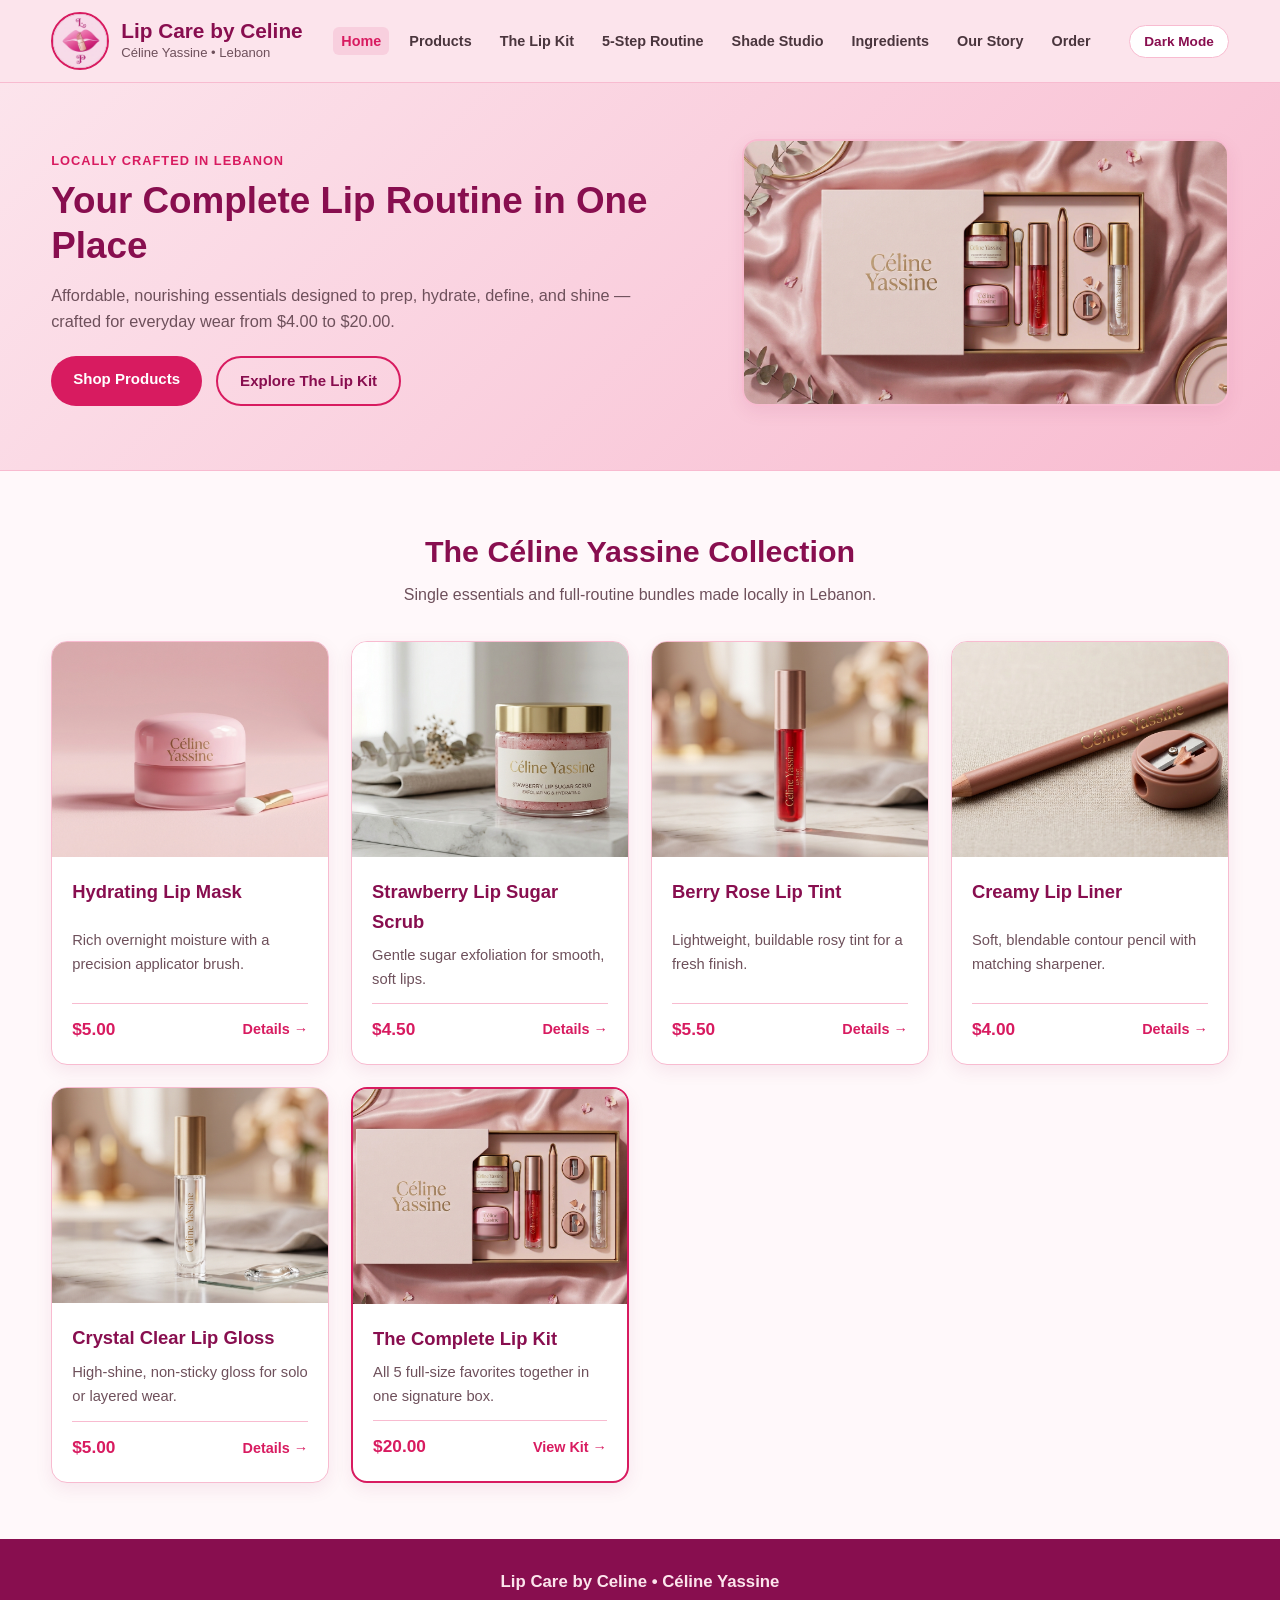
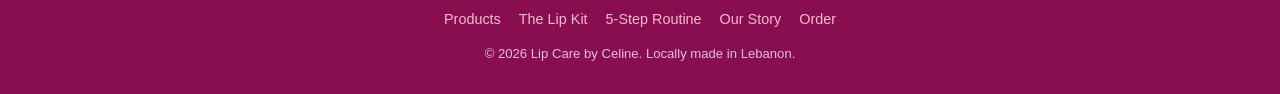
<file: index.html>
﻿<!DOCTYPE html>
<html lang="en">
<head>
    <meta charset="UTF-8">
    <meta name="viewport" content="width=device-width, initial-scale=1.0">
    <title>Lip Care by Celine | Céline Yassine • Lebanon</title>
    <link rel="stylesheet" href="style.css">
</head>
<body>
    <header class="site-header">
        <div class="container header-content">
            <a href="index.html" class="brand">
                <img src="logo.jpg" alt="Lip Care by Celine Logo" class="site-logo">
                <div>
                    <span class="brand-title">Lip Care by Celine</span>
                    <span class="sub-logo">Céline Yassine • Lebanon</span>
                </div>
            </a>
            <nav class="main-nav" aria-label="Main Navigation">
                <ul>
                    <li><a href="index.html" class="active">Home</a></li>
                    <li><a href="products.html">Products</a></li>
                    <li><a href="lip-kit.html">The Lip Kit</a></li>
                    <li><a href="routine-guide.html">5-Step Routine</a></li>
                    <li><a href="shade-finder.html">Shade Studio</a></li>
                    <li><a href="ingredients.html">Ingredients</a></li>
                    <li><a href="about.html">Our Story</a></li>
                    <li><a href="order.html">Order</a></li>
                </ul>
            </nav>
            <button type="button" id="theme-toggle" class="theme-btn">Dark Mode</button>
        </div>
    </header>

    <main>
        <section class="hero">
            <div class="container hero-grid">
                <div>
                    <span class="eyebrow">Locally Crafted in Lebanon</span>
                    <h1>Your Complete Lip Routine in One Place</h1>
                    <p>Affordable, nourishing essentials designed to prep, hydrate, define, and shine — crafted for everyday wear from $4.00 to $20.00.</p>
                    <div class="hero-actions">
                        <a href="products.html" class="btn">Shop Products</a>
                        <a href="lip-kit.html" class="btn btn-outline">Explore The Lip Kit</a>
                    </div>
                </div>
                <div class="hero-media">
                    <img src="kit.jpg" alt="Lip Care by Celine Complete Kit">
                </div>
            </div>
        </section>

        <section class="content-section">
            <div class="container">
                <div class="section-header">
                    <h2>The Céline Yassine Collection</h2>
                    <p>Single essentials and full-routine bundles made locally in Lebanon.</p>
                </div>
                <div class="product-grid">
                    <article class="product-card">
                        <img src="mask.jpg" alt="Hydrating Lip Mask">
                        <div class="product-body">
                            <h3>Hydrating Lip Mask</h3>
                            <p>Rich overnight moisture with a precision applicator brush.</p>
                            <div class="card-footer">
                                <span class="price">$5.00</span>
                                <a href="products.html" class="text-link">Details →</a>
                            </div>
                        </div>
                    </article>
                    <article class="product-card">
                        <img src="scrub.jpg" alt="Strawberry Lip Sugar Scrub">
                        <div class="product-body">
                            <h3>Strawberry Lip Sugar Scrub</h3>
                            <p>Gentle sugar exfoliation for smooth, soft lips.</p>
                            <div class="card-footer">
                                <span class="price">$4.50</span>
                                <a href="products.html" class="text-link">Details →</a>
                            </div>
                        </div>
                    </article>
                    <article class="product-card">
                        <img src="tint.jpg" alt="Berry Rose Lip Tint">
                        <div class="product-body">
                            <h3>Berry Rose Lip Tint</h3>
                            <p>Lightweight, buildable rosy tint for a fresh finish.</p>
                            <div class="card-footer">
                                <span class="price">$5.50</span>
                                <a href="products.html" class="text-link">Details →</a>
                            </div>
                        </div>
                    </article>
                    <article class="product-card">
                        <img src="liner.jpg" alt="Creamy Lip Liner">
                        <div class="product-body">
                            <h3>Creamy Lip Liner</h3>
                            <p>Soft, blendable contour pencil with matching sharpener.</p>
                            <div class="card-footer">
                                <span class="price">$4.00</span>
                                <a href="products.html" class="text-link">Details →</a>
                            </div>
                        </div>
                    </article>
                    <article class="product-card">
                        <img src="gloss.jpg" alt="Crystal Clear Lip Gloss">
                        <div class="product-body">
                            <h3>Crystal Clear Lip Gloss</h3>
                            <p>High-shine, non-sticky gloss for solo or layered wear.</p>
                            <div class="card-footer">
                                <span class="price">$5.00</span>
                                <a href="products.html" class="text-link">Details →</a>
                            </div>
                        </div>
                    </article>
                    <article class="product-card featured">
                        <img src="kit.jpg" alt="The Complete Lip Kit">
                        <div class="product-body">
                            <h3>The Complete Lip Kit</h3>
                            <p>All 5 full-size favorites together in one signature box.</p>
                            <div class="card-footer">
                                <span class="price">$20.00</span>
                                <a href="lip-kit.html" class="text-link">View Kit →</a>
                            </div>
                        </div>
                    </article>
                </div>
            </div>
        </section>
    </main>

    <footer class="site-footer">
        <div class="container">
            <p class="footer-brand">Lip Care by Celine • Céline Yassine</p>
            <div class="footer-links">
                <a href="products.html">Products</a>
                <a href="lip-kit.html">The Lip Kit</a>
                <a href="routine-guide.html">5-Step Routine</a>
                <a href="about.html">Our Story</a>
                <a href="order.html">Order</a>
            </div>
            <p class="copyright">© 2026 Lip Care by Celine. Locally made in Lebanon.</p>
        </div>
    </footer>

    <script>
        const btn = document.getElementById('theme-toggle');
        if (localStorage.getItem('celine-theme') === 'dark') {
        document.body.classList.add('dark-mode');
        btn.textContent = 'Light Mode';
        }
        btn.addEventListener('click', () => {
        const dark = document.body.classList.toggle('dark-mode');
        localStorage.setItem('celine-theme', dark ? 'dark' : 'light');
        btn.textContent = dark ? 'Light Mode' : 'Dark Mode';
        });
    </script>
</body>
</html>
</file>
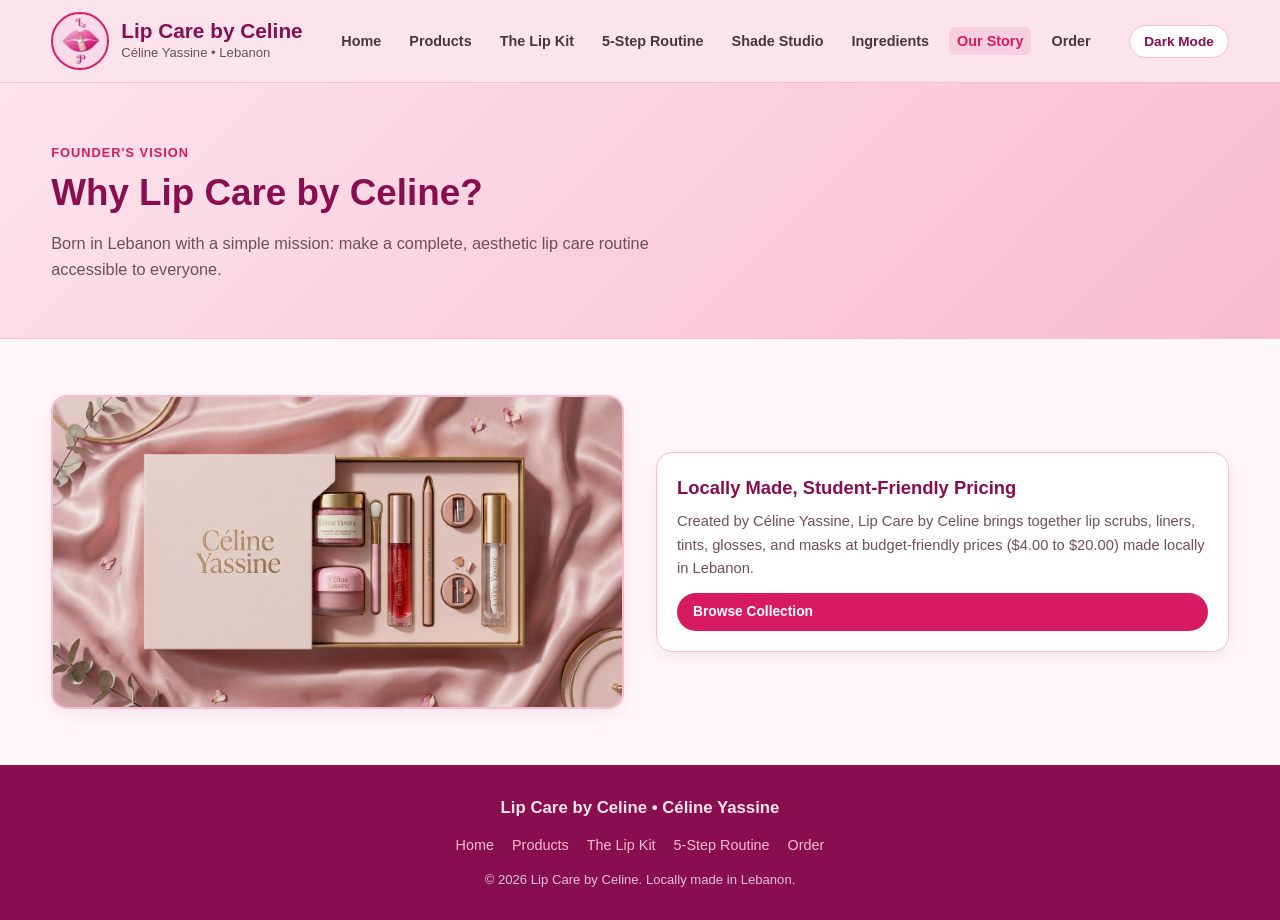
<file: about.html>
﻿<!DOCTYPE html>
<html lang="en">
<head>
    <meta charset="UTF-8">
    <meta name="viewport" content="width=device-width, initial-scale=1.0">
    <title>Our Story | Lip Care by Celine</title>
    <link rel="stylesheet" href="style.css">
</head>
<body>
    <header class="site-header">
        <div class="container header-content">
            <a href="index.html" class="brand">
                <img src="logo.jpg" alt="Lip Care by Celine Logo" class="site-logo">
                <div>
                    <span class="brand-title">Lip Care by Celine</span>
                    <span class="sub-logo">Céline Yassine • Lebanon</span>
                </div>
            </a>
            <nav class="main-nav" aria-label="Main Navigation">
                <ul>
                    <li><a href="index.html">Home</a></li>
                    <li><a href="products.html">Products</a></li>
                    <li><a href="lip-kit.html">The Lip Kit</a></li>
                    <li><a href="routine-guide.html">5-Step Routine</a></li>
                    <li><a href="shade-finder.html">Shade Studio</a></li>
                    <li><a href="ingredients.html">Ingredients</a></li>
                    <li><a href="about.html" class="active">Our Story</a></li>
                    <li><a href="order.html">Order</a></li>
                </ul>
            </nav>
            <button type="button" id="theme-toggle" class="theme-btn">Dark Mode</button>
        </div>
    </header>

    <main>
        <section class="page-banner">
            <div class="container">
                <span class="eyebrow">Founder's Vision</span>
                <h1>Why Lip Care by Celine?</h1>
                <p>Born in Lebanon with a simple mission: make a complete, aesthetic lip care routine accessible to everyone.</p>
            </div>
        </section>

        <section class="content-section">
            <div class="container split-grid">
                <img src="kit.jpg" alt="Lip Care by Celine Collection">
                <div class="info-card">
                    <h3>Locally Made, Student-Friendly Pricing</h3>
                    <p>Created by Céline Yassine, Lip Care by Celine brings together lip scrubs, liners, tints, glosses, and masks at budget-friendly prices ($4.00 to $20.00) made locally in Lebanon.</p>
                    <a href="products.html" class="btn-small">Browse Collection</a>
                </div>
            </div>
        </section>
    </main>

    <footer class="site-footer">
        <div class="container">
            <p class="footer-brand">Lip Care by Celine • Céline Yassine</p>
            <div class="footer-links">
                <a href="index.html">Home</a>
                <a href="products.html">Products</a>
                <a href="lip-kit.html">The Lip Kit</a>
                <a href="routine-guide.html">5-Step Routine</a>
                <a href="order.html">Order</a>
            </div>
            <p class="copyright">© 2026 Lip Care by Celine. Locally made in Lebanon.</p>
        </div>
    </footer>

    <script>
        const btn = document.getElementById('theme-toggle');
        if (localStorage.getItem('celine-theme') === 'dark') {
        document.body.classList.add('dark-mode');
        btn.textContent = 'Light Mode';
        }
        btn.addEventListener('click', () => {
        const dark = document.body.classList.toggle('dark-mode');
        localStorage.setItem('celine-theme', dark ? 'dark' : 'light');
        btn.textContent = dark ? 'Light Mode' : 'Dark Mode';
        });
    </script>
</body>
</html>
</file>
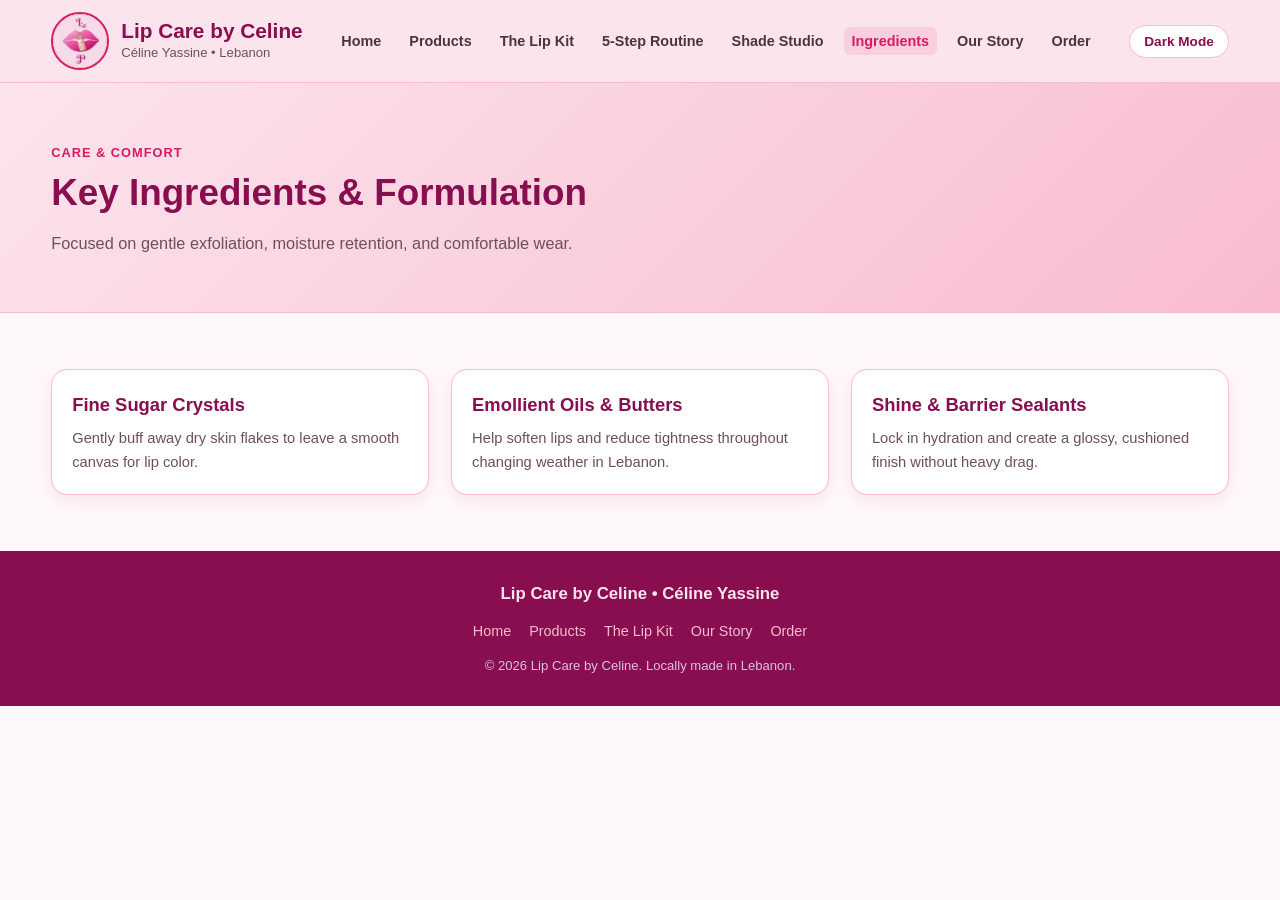
<file: ingredients.html>
﻿<!DOCTYPE html>
<html lang="en">
<head>
    <meta charset="UTF-8">
    <meta name="viewport" content="width=device-width, initial-scale=1.0">
    <title>Ingredients | Lip Care by Celine</title>
    <link rel="stylesheet" href="style.css">
</head>
<body>
    <header class="site-header">
        <div class="container header-content">
            <a href="index.html" class="brand">
                <img src="logo.jpg" alt="Lip Care by Celine Logo" class="site-logo">
                <div>
                    <span class="brand-title">Lip Care by Celine</span>
                    <span class="sub-logo">Céline Yassine • Lebanon</span>
                </div>
            </a>
            <nav class="main-nav" aria-label="Main Navigation">
                <ul>
                    <li><a href="index.html">Home</a></li>
                    <li><a href="products.html">Products</a></li>
                    <li><a href="lip-kit.html">The Lip Kit</a></li>
                    <li><a href="routine-guide.html">5-Step Routine</a></li>
                    <li><a href="shade-finder.html">Shade Studio</a></li>
                    <li><a href="ingredients.html" class="active">Ingredients</a></li>
                    <li><a href="about.html">Our Story</a></li>
                    <li><a href="order.html">Order</a></li>
                </ul>
            </nav>
            <button type="button" id="theme-toggle" class="theme-btn">Dark Mode</button>
        </div>
    </header>

    <main>
        <section class="page-banner">
            <div class="container">
                <span class="eyebrow">Care & Comfort</span>
                <h1>Key Ingredients & Formulation</h1>
                <p>Focused on gentle exfoliation, moisture retention, and comfortable wear.</p>
            </div>
        </section>

        <section class="content-section">
            <div class="container cards-grid">
                <article class="info-card">
                    <h3>Fine Sugar Crystals</h3>
                    <p>Gently buff away dry skin flakes to leave a smooth canvas for lip color.</p>
                </article>
                <article class="info-card">
                    <h3>Emollient Oils & Butters</h3>
                    <p>Help soften lips and reduce tightness throughout changing weather in Lebanon.</p>
                </article>
                <article class="info-card">
                    <h3>Shine & Barrier Sealants</h3>
                    <p>Lock in hydration and create a glossy, cushioned finish without heavy drag.</p>
                </article>
            </div>
        </section>
    </main>

    <footer class="site-footer">
        <div class="container">
            <p class="footer-brand">Lip Care by Celine • Céline Yassine</p>
            <div class="footer-links">
                <a href="index.html">Home</a>
                <a href="products.html">Products</a>
                <a href="lip-kit.html">The Lip Kit</a>
                <a href="about.html">Our Story</a>
                <a href="order.html">Order</a>
            </div>
            <p class="copyright">© 2026 Lip Care by Celine. Locally made in Lebanon.</p>
        </div>
    </footer>

    <script>
        const btn = document.getElementById('theme-toggle');
        if (localStorage.getItem('celine-theme') === 'dark') {
        document.body.classList.add('dark-mode');
        btn.textContent = 'Light Mode';
        }
        btn.addEventListener('click', () => {
        const dark = document.body.classList.toggle('dark-mode');
        localStorage.setItem('celine-theme', dark ? 'dark' : 'light');
        btn.textContent = dark ? 'Light Mode' : 'Dark Mode';
        });
    </script>
</body>
</html>
</file>
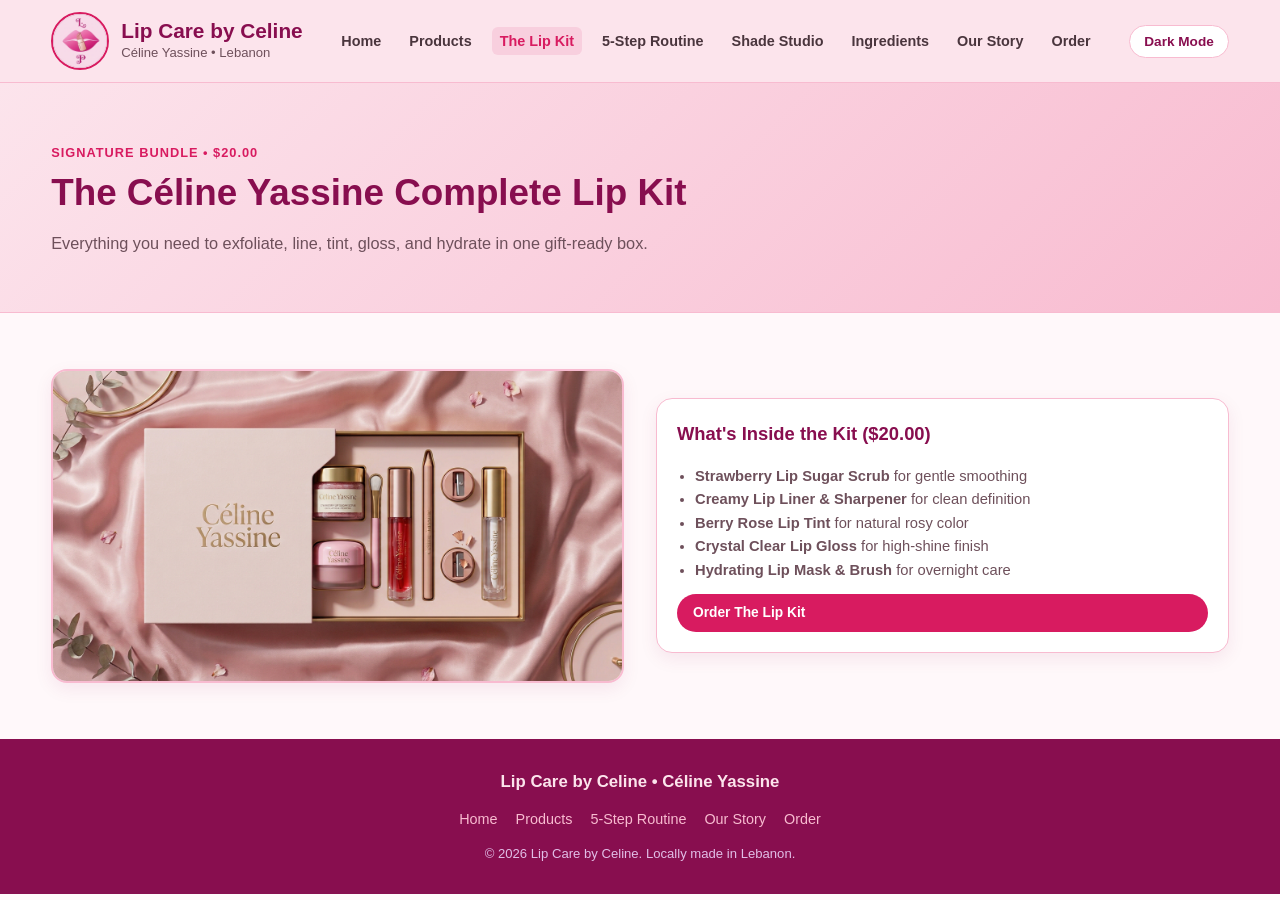
<file: lip-kit.html>
﻿<!DOCTYPE html>
<html lang="en">
<head>
    <meta charset="UTF-8">
    <meta name="viewport" content="width=device-width, initial-scale=1.0">
    <title>The Lip Kit | Lip Care by Celine</title>
    <link rel="stylesheet" href="style.css">
</head>
<body>
    <header class="site-header">
        <div class="container header-content">
            <a href="index.html" class="brand">
                <img src="logo.jpg" alt="Lip Care by Celine Logo" class="site-logo">
                <div>
                    <span class="brand-title">Lip Care by Celine</span>
                    <span class="sub-logo">Céline Yassine • Lebanon</span>
                </div>
            </a>
            <nav class="main-nav" aria-label="Main Navigation">
                <ul>
                    <li><a href="index.html">Home</a></li>
                    <li><a href="products.html">Products</a></li>
                    <li><a href="lip-kit.html" class="active">The Lip Kit</a></li>
                    <li><a href="routine-guide.html">5-Step Routine</a></li>
                    <li><a href="shade-finder.html">Shade Studio</a></li>
                    <li><a href="ingredients.html">Ingredients</a></li>
                    <li><a href="about.html">Our Story</a></li>
                    <li><a href="order.html">Order</a></li>
                </ul>
            </nav>
            <button type="button" id="theme-toggle" class="theme-btn">Dark Mode</button>
        </div>
    </header>

    <main>
        <section class="page-banner">
            <div class="container">
                <span class="eyebrow">Signature Bundle • $20.00</span>
                <h1>The Céline Yassine Complete Lip Kit</h1>
                <p>Everything you need to exfoliate, line, tint, gloss, and hydrate in one gift-ready box.</p>
            </div>
        </section>

        <section class="content-section">
            <div class="container split-grid">
                <img src="kit.jpg" alt="Celine Yassine Complete Lip Kit Box">
                <div class="info-card">
                    <h3>What's Inside the Kit ($20.00)</h3>
                    <ul>
                        <li><strong>Strawberry Lip Sugar Scrub</strong> for gentle smoothing</li>
                        <li><strong>Creamy Lip Liner & Sharpener</strong> for clean definition</li>
                        <li><strong>Berry Rose Lip Tint</strong> for natural rosy color</li>
                        <li><strong>Crystal Clear Lip Gloss</strong> for high-shine finish</li>
                        <li><strong>Hydrating Lip Mask & Brush</strong> for overnight care</li>
                    </ul>
                    <a href="order.html" class="btn-small">Order The Lip Kit</a>
                </div>
            </div>
        </section>
    </main>

    <footer class="site-footer">
        <div class="container">
            <p class="footer-brand">Lip Care by Celine • Céline Yassine</p>
            <div class="footer-links">
                <a href="index.html">Home</a>
                <a href="products.html">Products</a>
                <a href="routine-guide.html">5-Step Routine</a>
                <a href="about.html">Our Story</a>
                <a href="order.html">Order</a>
            </div>
            <p class="copyright">© 2026 Lip Care by Celine. Locally made in Lebanon.</p>
        </div>
    </footer>

    <script>
        const btn = document.getElementById('theme-toggle');
        if (localStorage.getItem('celine-theme') === 'dark') {
        document.body.classList.add('dark-mode');
        btn.textContent = 'Light Mode';
        }
        btn.addEventListener('click', () => {
        const dark = document.body.classList.toggle('dark-mode');
        localStorage.setItem('celine-theme', dark ? 'dark' : 'light');
        btn.textContent = dark ? 'Light Mode' : 'Dark Mode';
        });
    </script>
</body>
</html>
</file>
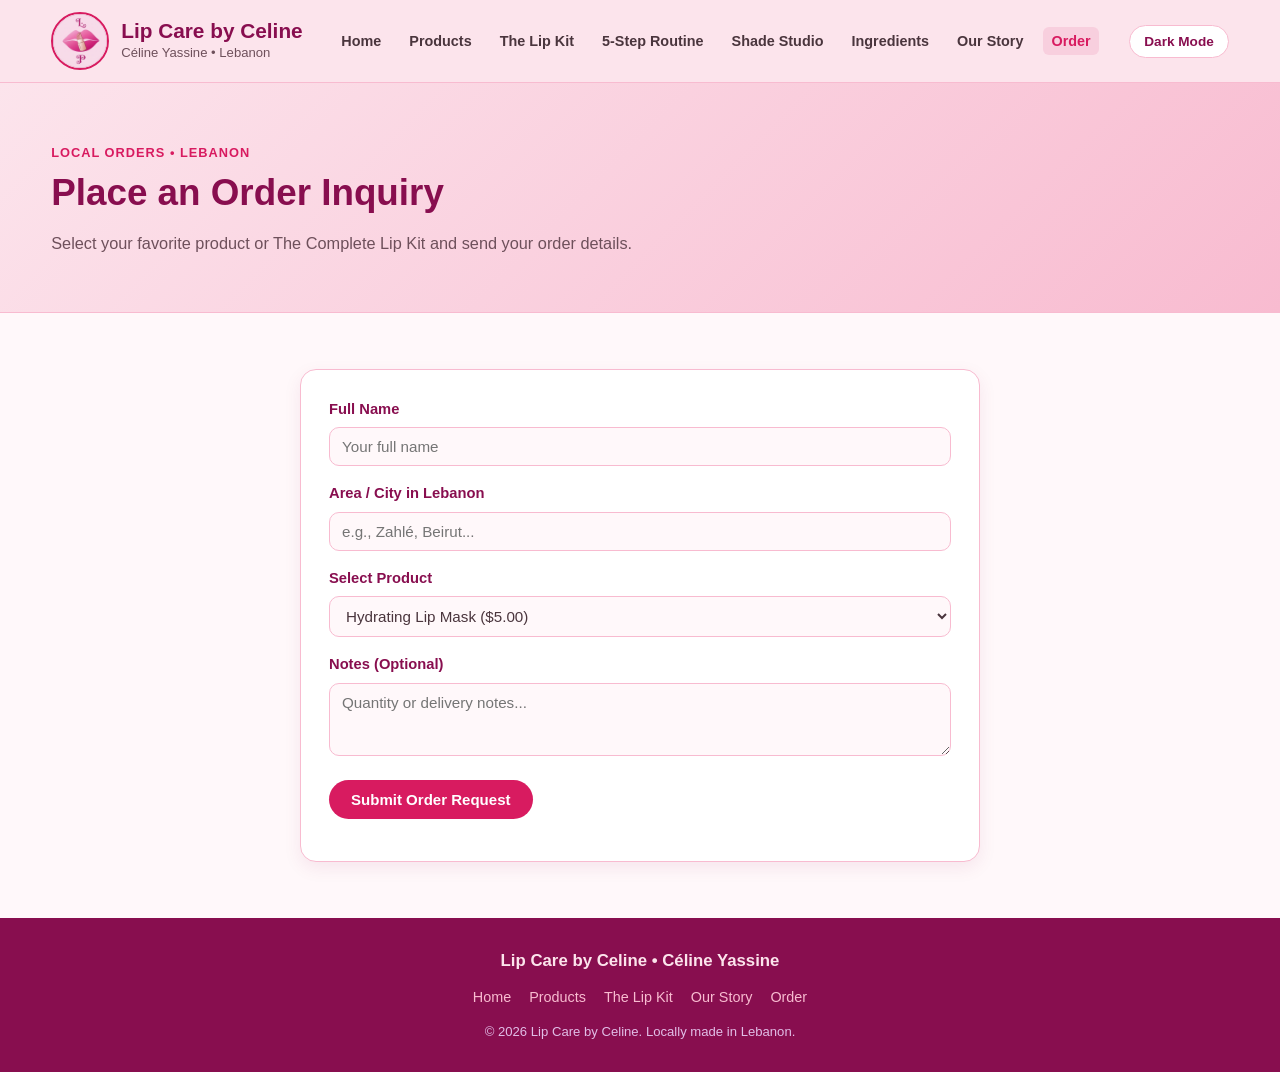
<file: order.html>
﻿<!DOCTYPE html>
<html lang="en">
<head>
    <meta charset="UTF-8">
    <meta name="viewport" content="width=device-width, initial-scale=1.0">
    <title>Order | Lip Care by Celine</title>
    <link rel="stylesheet" href="style.css">
</head>
<body>
    <header class="site-header">
        <div class="container header-content">
            <a href="index.html" class="brand">
                <img src="logo.jpg" alt="Lip Care by Celine Logo" class="site-logo">
                <div>
                    <span class="brand-title">Lip Care by Celine</span>
                    <span class="sub-logo">Céline Yassine • Lebanon</span>
                </div>
            </a>
            <nav class="main-nav" aria-label="Main Navigation">
                <ul>
                    <li><a href="index.html">Home</a></li>
                    <li><a href="products.html">Products</a></li>
                    <li><a href="lip-kit.html">The Lip Kit</a></li>
                    <li><a href="routine-guide.html">5-Step Routine</a></li>
                    <li><a href="shade-finder.html">Shade Studio</a></li>
                    <li><a href="ingredients.html">Ingredients</a></li>
                    <li><a href="about.html">Our Story</a></li>
                    <li><a href="order.html" class="active">Order</a></li>
                </ul>
            </nav>
            <button type="button" id="theme-toggle" class="theme-btn">Dark Mode</button>
        </div>
    </header>

    <main>
        <section class="page-banner">
            <div class="container">
                <span class="eyebrow">Local Orders • Lebanon</span>
                <h1>Place an Order Inquiry</h1>
                <p>Select your favorite product or The Complete Lip Kit and send your order details.</p>
            </div>
        </section>

        <section class="content-section">
            <div class="container">
                <form id="order-form" class="order-form">
                    <div class="form-group">
                        <label for="customer-name">Full Name</label>
                        <input type="text" id="customer-name" name="customer-name" required placeholder="Your full name">
                    </div>
                    <div class="form-group">
                        <label for="location">Area / City in Lebanon</label>
                        <input type="text" id="location" name="location" required placeholder="e.g., Zahlé, Beirut...">
                    </div>
                    <div class="form-group">
                        <label for="item">Select Product</label>
                        <select id="item" name="item">
                            <option value="Hydrating Lip Mask ($5.00)">Hydrating Lip Mask ($5.00)</option>
                            <option value="Strawberry Lip Sugar Scrub ($4.50)">Strawberry Lip Sugar Scrub ($4.50)</option>
                            <option value="Berry Rose Lip Tint ($5.50)">Berry Rose Lip Tint ($5.50)</option>
                            <option value="Creamy Lip Liner ($4.00)">Creamy Lip Liner ($4.00)</option>
                            <option value="Crystal Clear Lip Gloss ($5.00)">Crystal Clear Lip Gloss ($5.00)</option>
                            <option value="The Complete Lip Kit ($20.00)">The Complete Lip Kit ($20.00)</option>
                        </select>
                    </div>
                    <div class="form-group">
                        <label for="notes">Notes (Optional)</label>
                        <textarea id="notes" name="notes" rows="3" placeholder="Quantity or delivery notes..."></textarea>
                    </div>
                    <button type="submit" class="btn">Submit Order Request</button>
                    <p id="form-status" class="form-status" aria-live="polite"></p>
                </form>
            </div>
        </section>
    </main>

    <footer class="site-footer">
        <div class="container">
            <p class="footer-brand">Lip Care by Celine • Céline Yassine</p>
            <div class="footer-links">
                <a href="index.html">Home</a>
                <a href="products.html">Products</a>
                <a href="lip-kit.html">The Lip Kit</a>
                <a href="about.html">Our Story</a>
                <a href="order.html">Order</a>
            </div>
            <p class="copyright">© 2026 Lip Care by Celine. Locally made in Lebanon.</p>
        </div>
    </footer>

    <script>
        const btn = document.getElementById('theme-toggle');
        if (localStorage.getItem('celine-theme') === 'dark') {
        document.body.classList.add('dark-mode');
        btn.textContent = 'Light Mode';
        }
        btn.addEventListener('click', () => {
        const dark = document.body.classList.toggle('dark-mode');
        localStorage.setItem('celine-theme', dark ? 'dark' : 'light');
        btn.textContent = dark ? 'Light Mode' : 'Dark Mode';
        });

        const orderForm = document.getElementById('order-form');
        const statusEl = document.getElementById('form-status');
        orderForm.addEventListener('submit', (e) => {
        e.preventDefault();
        const name = document.getElementById('customer-name').value.trim();
        const item = document.getElementById('item').value;
        statusEl.textContent = `Order request prepared for ${name}: ${item}.`;
        orderForm.reset();
        });
    </script>
</body>
</html>
</file>
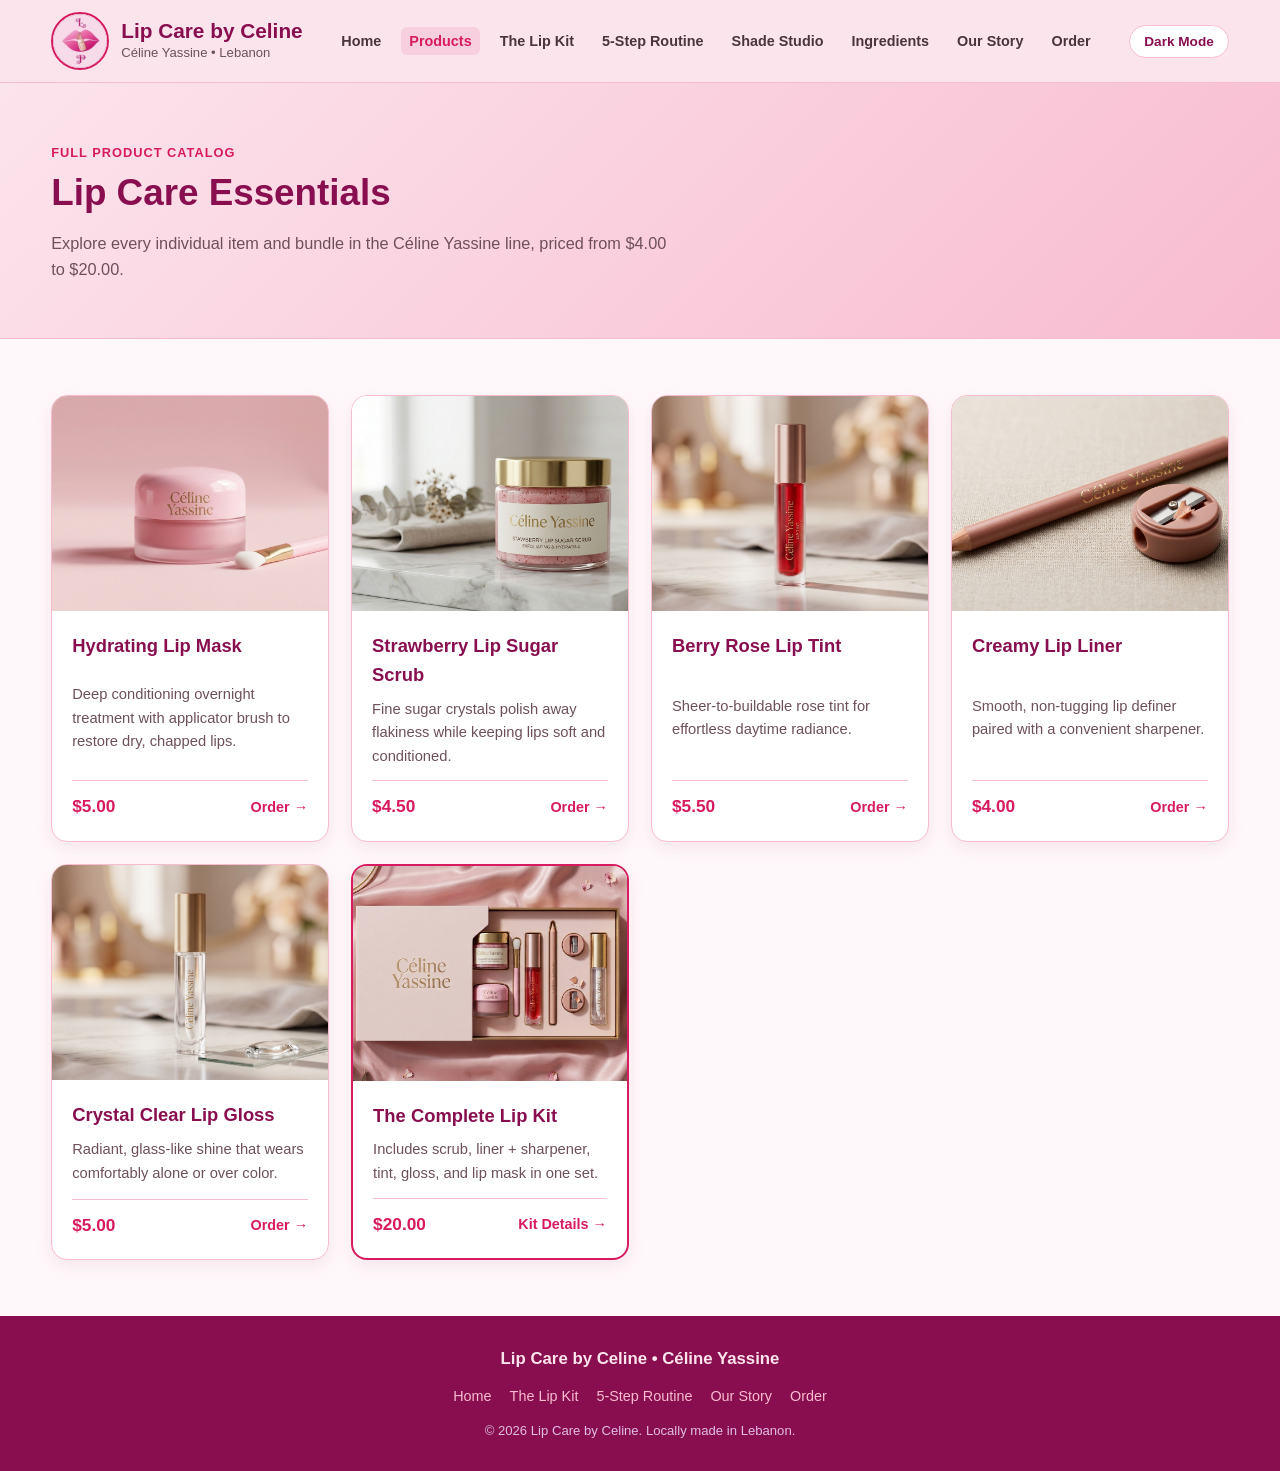
<file: products.html>
﻿<!DOCTYPE html>
<html lang="en">
<head>
    <meta charset="UTF-8">
    <meta name="viewport" content="width=device-width, initial-scale=1.0">
    <title>Products | Lip Care by Celine</title>
    <link rel="stylesheet" href="style.css">
</head>
<body>
    <header class="site-header">
        <div class="container header-content">
            <a href="index.html" class="brand">
                <img src="logo.jpg" alt="Lip Care by Celine Logo" class="site-logo">
                <div>
                    <span class="brand-title">Lip Care by Celine</span>
                    <span class="sub-logo">Céline Yassine • Lebanon</span>
                </div>
            </a>
            <nav class="main-nav" aria-label="Main Navigation">
                <ul>
                    <li><a href="index.html">Home</a></li>
                    <li><a href="products.html" class="active">Products</a></li>
                    <li><a href="lip-kit.html">The Lip Kit</a></li>
                    <li><a href="routine-guide.html">5-Step Routine</a></li>
                    <li><a href="shade-finder.html">Shade Studio</a></li>
                    <li><a href="ingredients.html">Ingredients</a></li>
                    <li><a href="about.html">Our Story</a></li>
                    <li><a href="order.html">Order</a></li>
                </ul>
            </nav>
            <button type="button" id="theme-toggle" class="theme-btn">Dark Mode</button>
        </div>
    </header>

    <main>
        <section class="page-banner">
            <div class="container">
                <span class="eyebrow">Full Product Catalog</span>
                <h1>Lip Care Essentials</h1>
                <p>Explore every individual item and bundle in the Céline Yassine line, priced from $4.00 to $20.00.</p>
            </div>
        </section>

        <section class="content-section">
            <div class="container product-grid">
                <article class="product-card">
                    <img src="mask.jpg" alt="Hydrating Lip Mask">
                    <div class="product-body">
                        <h3>Hydrating Lip Mask</h3>
                        <p>Deep conditioning overnight treatment with applicator brush to restore dry, chapped lips.</p>
                        <div class="card-footer">
                            <span class="price">$5.00</span>
                            <a href="order.html" class="text-link">Order →</a>
                        </div>
                    </div>
                </article>
                <article class="product-card">
                    <img src="scrub.jpg" alt="Strawberry Lip Sugar Scrub">
                    <div class="product-body">
                        <h3>Strawberry Lip Sugar Scrub</h3>
                        <p>Fine sugar crystals polish away flakiness while keeping lips soft and conditioned.</p>
                        <div class="card-footer">
                            <span class="price">$4.50</span>
                            <a href="order.html" class="text-link">Order →</a>
                        </div>
                    </div>
                </article>
                <article class="product-card">
                    <img src="tint.jpg" alt="Berry Rose Lip Tint">
                    <div class="product-body">
                        <h3>Berry Rose Lip Tint</h3>
                        <p>Sheer-to-buildable rose tint for effortless daytime radiance.</p>
                        <div class="card-footer">
                            <span class="price">$5.50</span>
                            <a href="order.html" class="text-link">Order →</a>
                        </div>
                    </div>
                </article>
                <article class="product-card">
                    <img src="liner.jpg" alt="Creamy Lip Liner">
                    <div class="product-body">
                        <h3>Creamy Lip Liner</h3>
                        <p>Smooth, non-tugging lip definer paired with a convenient sharpener.</p>
                        <div class="card-footer">
                            <span class="price">$4.00</span>
                            <a href="order.html" class="text-link">Order →</a>
                        </div>
                    </div>
                </article>
                <article class="product-card">
                    <img src="gloss.jpg" alt="Crystal Clear Lip Gloss">
                    <div class="product-body">
                        <h3>Crystal Clear Lip Gloss</h3>
                        <p>Radiant, glass-like shine that wears comfortably alone or over color.</p>
                        <div class="card-footer">
                            <span class="price">$5.00</span>
                            <a href="order.html" class="text-link">Order →</a>
                        </div>
                    </div>
                </article>
                <article class="product-card featured">
                    <img src="kit.jpg" alt="The Complete Lip Kit">
                    <div class="product-body">
                        <h3>The Complete Lip Kit</h3>
                        <p>Includes scrub, liner + sharpener, tint, gloss, and lip mask in one set.</p>
                        <div class="card-footer">
                            <span class="price">$20.00</span>
                            <a href="lip-kit.html" class="text-link">Kit Details →</a>
                        </div>
                    </div>
                </article>
            </div>
        </section>
    </main>

    <footer class="site-footer">
        <div class="container">
            <p class="footer-brand">Lip Care by Celine • Céline Yassine</p>
            <div class="footer-links">
                <a href="index.html">Home</a>
                <a href="lip-kit.html">The Lip Kit</a>
                <a href="routine-guide.html">5-Step Routine</a>
                <a href="about.html">Our Story</a>
                <a href="order.html">Order</a>
            </div>
            <p class="copyright">© 2026 Lip Care by Celine. Locally made in Lebanon.</p>
        </div>
    </footer>

    <script>
        const btn = document.getElementById('theme-toggle');
        if (localStorage.getItem('celine-theme') === 'dark') {
        document.body.classList.add('dark-mode');
        btn.textContent = 'Light Mode';
        }
        btn.addEventListener('click', () => {
        const dark = document.body.classList.toggle('dark-mode');
        localStorage.setItem('celine-theme', dark ? 'dark' : 'light');
        btn.textContent = dark ? 'Light Mode' : 'Dark Mode';
        });
    </script>
</body>
</html>
</file>
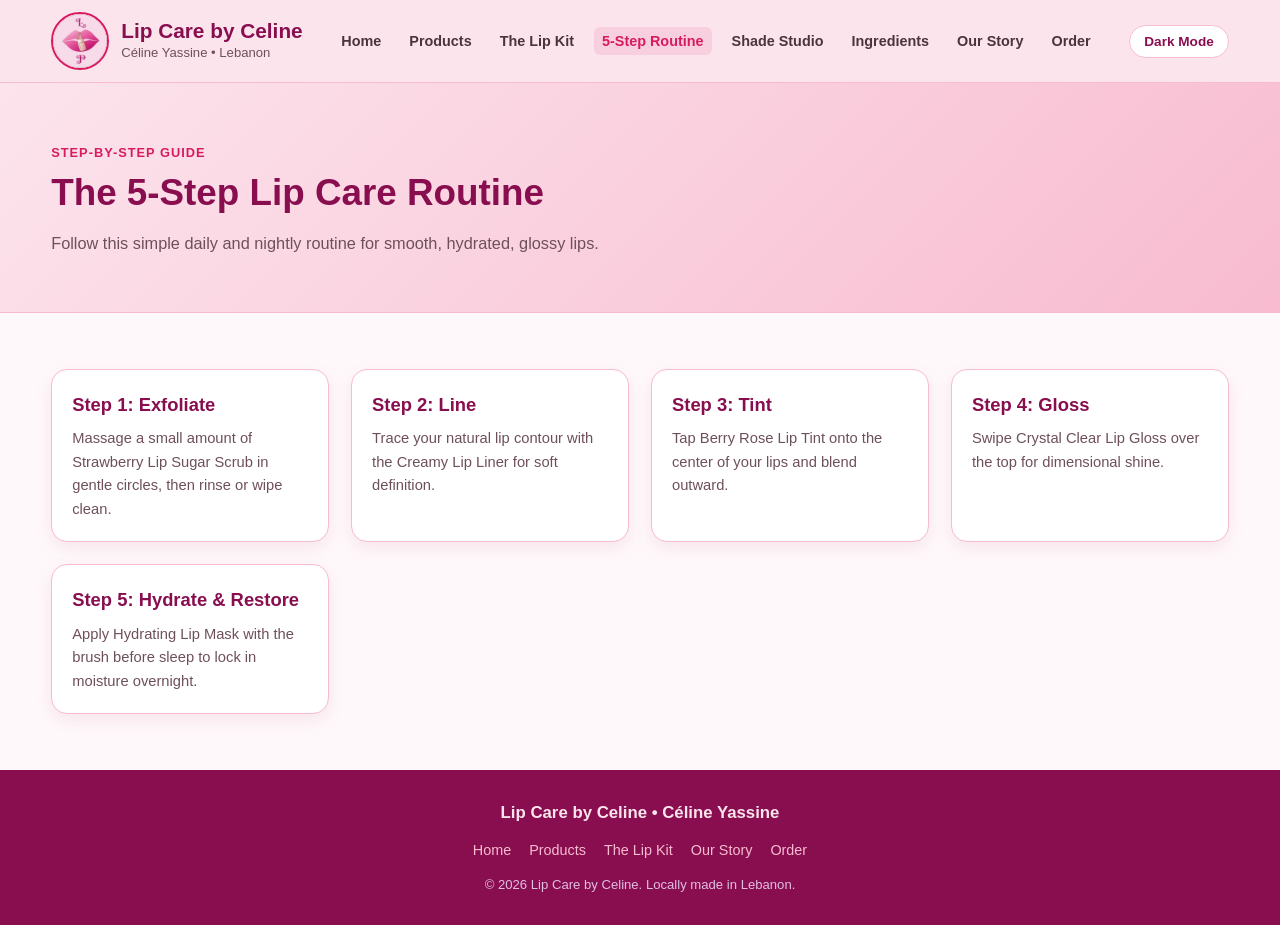
<file: routine-guide.html>
﻿<!DOCTYPE html>
<html lang="en">
<head>
    <meta charset="UTF-8">
    <meta name="viewport" content="width=device-width, initial-scale=1.0">
    <title>5-Step Routine | Lip Care by Celine</title>
    <link rel="stylesheet" href="style.css">
</head>
<body>
    <header class="site-header">
        <div class="container header-content">
            <a href="index.html" class="brand">
                <img src="logo.jpg" alt="Lip Care by Celine Logo" class="site-logo">
                <div>
                    <span class="brand-title">Lip Care by Celine</span>
                    <span class="sub-logo">Céline Yassine • Lebanon</span>
                </div>
            </a>
            <nav class="main-nav" aria-label="Main Navigation">
                <ul>
                    <li><a href="index.html">Home</a></li>
                    <li><a href="products.html">Products</a></li>
                    <li><a href="lip-kit.html">The Lip Kit</a></li>
                    <li><a href="routine-guide.html" class="active">5-Step Routine</a></li>
                    <li><a href="shade-finder.html">Shade Studio</a></li>
                    <li><a href="ingredients.html">Ingredients</a></li>
                    <li><a href="about.html">Our Story</a></li>
                    <li><a href="order.html">Order</a></li>
                </ul>
            </nav>
            <button type="button" id="theme-toggle" class="theme-btn">Dark Mode</button>
        </div>
    </header>

    <main>
        <section class="page-banner">
            <div class="container">
                <span class="eyebrow">Step-by-Step Guide</span>
                <h1>The 5-Step Lip Care Routine</h1>
                <p>Follow this simple daily and nightly routine for smooth, hydrated, glossy lips.</p>
            </div>
        </section>

        <section class="content-section">
            <div class="container cards-grid">
                <article class="info-card">
                    <h3>Step 1: Exfoliate</h3>
                    <p>Massage a small amount of Strawberry Lip Sugar Scrub in gentle circles, then rinse or wipe clean.</p>
                </article>
                <article class="info-card">
                    <h3>Step 2: Line</h3>
                    <p>Trace your natural lip contour with the Creamy Lip Liner for soft definition.</p>
                </article>
                <article class="info-card">
                    <h3>Step 3: Tint</h3>
                    <p>Tap Berry Rose Lip Tint onto the center of your lips and blend outward.</p>
                </article>
                <article class="info-card">
                    <h3>Step 4: Gloss</h3>
                    <p>Swipe Crystal Clear Lip Gloss over the top for dimensional shine.</p>
                </article>
                <article class="info-card">
                    <h3>Step 5: Hydrate & Restore</h3>
                    <p>Apply Hydrating Lip Mask with the brush before sleep to lock in moisture overnight.</p>
                </article>
            </div>
        </section>
    </main>

    <footer class="site-footer">
        <div class="container">
            <p class="footer-brand">Lip Care by Celine • Céline Yassine</p>
            <div class="footer-links">
                <a href="index.html">Home</a>
                <a href="products.html">Products</a>
                <a href="lip-kit.html">The Lip Kit</a>
                <a href="about.html">Our Story</a>
                <a href="order.html">Order</a>
            </div>
            <p class="copyright">© 2026 Lip Care by Celine. Locally made in Lebanon.</p>
        </div>
    </footer>

    <script>
        const btn = document.getElementById('theme-toggle');
        if (localStorage.getItem('celine-theme') === 'dark') {
        document.body.classList.add('dark-mode');
        btn.textContent = 'Light Mode';
        }
        btn.addEventListener('click', () => {
        const dark = document.body.classList.toggle('dark-mode');
        localStorage.setItem('celine-theme', dark ? 'dark' : 'light');
        btn.textContent = dark ? 'Light Mode' : 'Dark Mode';
        });
    </script>
</body>
</html>
</file>
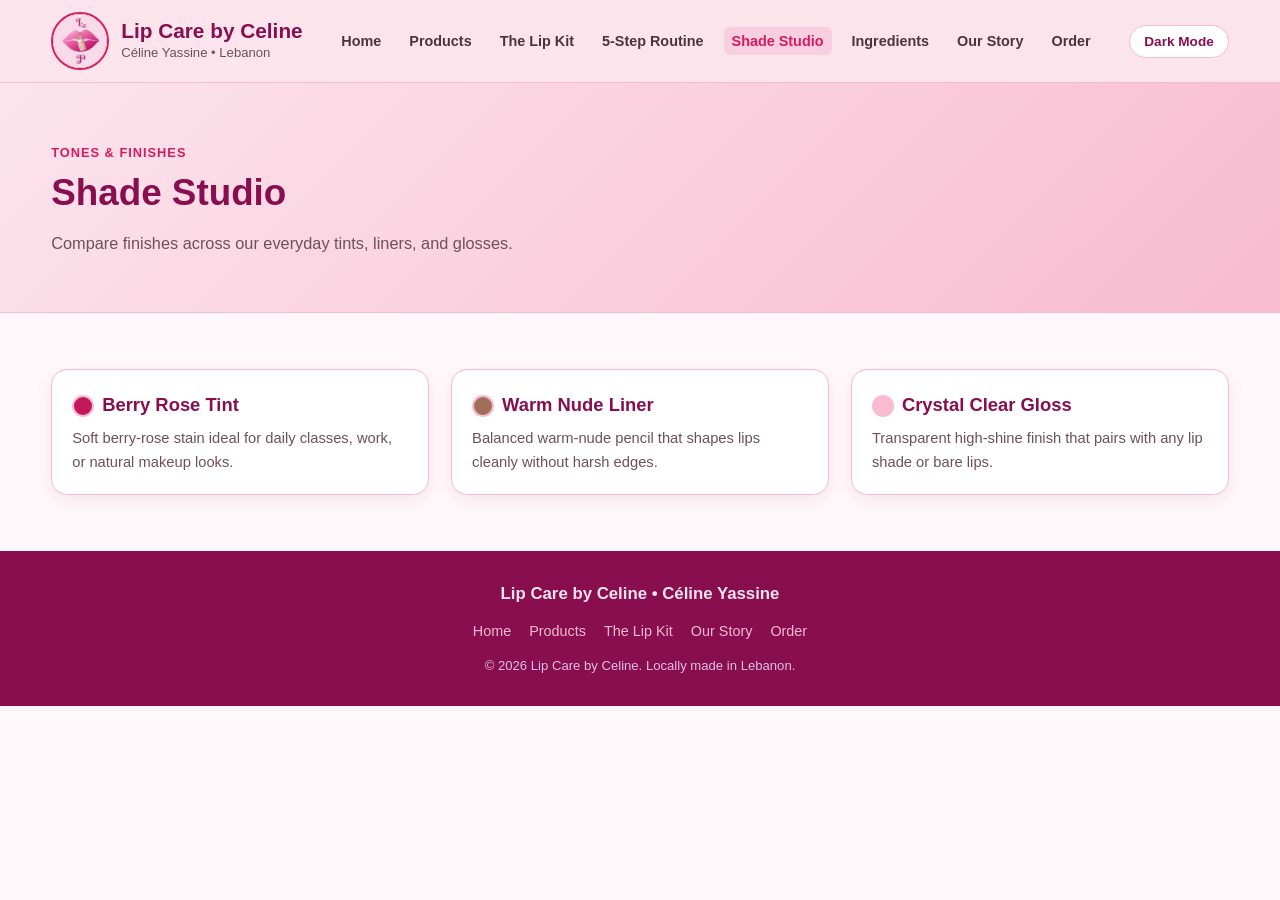
<file: shade-finder.html>
﻿<!DOCTYPE html>
<html lang="en">
<head>
    <meta charset="UTF-8">
    <meta name="viewport" content="width=device-width, initial-scale=1.0">
    <title>Shade Studio | Lip Care by Celine</title>
    <link rel="stylesheet" href="style.css">
</head>
<body>
    <header class="site-header">
        <div class="container header-content">
            <a href="index.html" class="brand">
                <img src="logo.jpg" alt="Lip Care by Celine Logo" class="site-logo">
                <div>
                    <span class="brand-title">Lip Care by Celine</span>
                    <span class="sub-logo">Céline Yassine • Lebanon</span>
                </div>
            </a>
            <nav class="main-nav" aria-label="Main Navigation">
                <ul>
                    <li><a href="index.html">Home</a></li>
                    <li><a href="products.html">Products</a></li>
                    <li><a href="lip-kit.html">The Lip Kit</a></li>
                    <li><a href="routine-guide.html">5-Step Routine</a></li>
                    <li><a href="shade-finder.html" class="active">Shade Studio</a></li>
                    <li><a href="ingredients.html">Ingredients</a></li>
                    <li><a href="about.html">Our Story</a></li>
                    <li><a href="order.html">Order</a></li>
                </ul>
            </nav>
            <button type="button" id="theme-toggle" class="theme-btn">Dark Mode</button>
        </div>
    </header>

    <main>
        <section class="page-banner">
            <div class="container">
                <span class="eyebrow">Tones & Finishes</span>
                <h1>Shade Studio</h1>
                <p>Compare finishes across our everyday tints, liners, and glosses.</p>
            </div>
        </section>

        <section class="content-section">
            <div class="container cards-grid">
                <article class="info-card">
                    <h3><span class="swatch-dot" style="background:#c2185b;"></span>Berry Rose Tint</h3>
                    <p>Soft berry-rose stain ideal for daily classes, work, or natural makeup looks.</p>
                </article>
                <article class="info-card">
                    <h3><span class="swatch-dot" style="background:#a16e5a;"></span>Warm Nude Liner</h3>
                    <p>Balanced warm-nude pencil that shapes lips cleanly without harsh edges.</p>
                </article>
                <article class="info-card">
                    <h3><span class="swatch-dot" style="background:#f8bbd0;"></span>Crystal Clear Gloss</h3>
                    <p>Transparent high-shine finish that pairs with any lip shade or bare lips.</p>
                </article>
            </div>
        </section>
    </main>

    <footer class="site-footer">
        <div class="container">
            <p class="footer-brand">Lip Care by Celine • Céline Yassine</p>
            <div class="footer-links">
                <a href="index.html">Home</a>
                <a href="products.html">Products</a>
                <a href="lip-kit.html">The Lip Kit</a>
                <a href="about.html">Our Story</a>
                <a href="order.html">Order</a>
            </div>
            <p class="copyright">© 2026 Lip Care by Celine. Locally made in Lebanon.</p>
        </div>
    </footer>

    <script>
        const btn = document.getElementById('theme-toggle');
        if (localStorage.getItem('celine-theme') === 'dark') {
        document.body.classList.add('dark-mode');
        btn.textContent = 'Light Mode';
        }
        btn.addEventListener('click', () => {
        const dark = document.body.classList.toggle('dark-mode');
        localStorage.setItem('celine-theme', dark ? 'dark' : 'light');
        btn.textContent = dark ? 'Light Mode' : 'Dark Mode';
        });
    </script>
</body>
</html>
</file>
<file: style.css>
﻿*,
*::before,
*::after {
    margin: 0;
    padding: 0;
    box-sizing: border-box;
}

:root {
    --bg-page: #fff8fa;
    --bg-surface: #ffffff;
    --bg-header: #fce4ec;
    --bg-hero: linear-gradient(135deg, #fce4ec 0%, #f8bbd0 100%);
    --bg-footer: #880e4f;
    --text-main: #4a353d;
    --text-muted: #6e505b;
    --accent: #d81b60;
    --accent-dark: #880e4f;
    --border-soft: #f8bbd0;
    --shadow-soft: 0 6px 18px rgba(136, 14, 79, 0.08);
}

body.dark-mode {
    --bg-page: #1b1116;
    --bg-surface: #281820;
    --bg-header: #24141c;
    --bg-hero: linear-gradient(135deg, #2d1722 0%, #421d30 100%);
    --bg-footer: #160b10;
    --text-main: #f8e8ef;
    --text-muted: #d5b4c3;
    --accent: #f06292;
    --accent-dark: #f8bbd0;
    --border-soft: #4d283a;
    --shadow-soft: 0 6px 18px rgba(0, 0, 0, 0.35);
}

body {
    font-family: 'Segoe UI', Tahoma, Geneva, Verdana, sans-serif;
    background-color: var(--bg-page);
    color: var(--text-main);
    line-height: 1.6;
}

.container {
    width: 92%;
    max-width: 1180px;
    margin: 0 auto;
}

/* Header & Navigation */
.site-header {
    background-color: var(--bg-header);
    border-bottom: 1px solid var(--border-soft);
    padding: 12px 0;
    position: sticky;
    top: 0;
    z-index: 100;
}

.header-content {
    display: flex;
    align-items: center;
    justify-content: space-between;
    gap: 14px;
    flex-wrap: wrap;
}

.brand {
    display: flex;
    align-items: center;
    gap: 12px;
    text-decoration: none;
}

.site-logo {
    width: 58px;
    height: 58px;
    object-fit: cover;
    border-radius: 50%;
    border: 2px solid var(--accent);
    background-color: #ffffff;
}

.brand-title {
    display: block;
    font-size: 1.3rem;
    font-weight: 700;
    color: var(--accent-dark);
    line-height: 1.15;
}

.sub-logo {
    display: block;
    font-size: 0.82rem;
    color: var(--text-muted);
}

.main-nav ul {
    list-style: none;
    display: flex;
    align-items: center;
    gap: 12px;
    flex-wrap: wrap;
}

.main-nav a {
    text-decoration: none;
    color: var(--text-main);
    font-weight: 600;
    font-size: 0.9rem;
    padding: 6px 8px;
    border-radius: 6px;
}

    .main-nav a:hover,
    .main-nav a.active {
        color: var(--accent);
        background-color: rgba(216, 27, 96, 0.1);
    }

.theme-btn {
    background-color: var(--bg-surface);
    color: var(--accent-dark);
    border: 1px solid var(--border-soft);
    padding: 8px 14px;
    border-radius: 20px;
    font-weight: 600;
    font-size: 0.85rem;
    cursor: pointer;
}

/* Hero & Page Banners */
.hero,
.page-banner {
    background: var(--bg-hero);
    padding: 56px 0;
    border-bottom: 1px solid var(--border-soft);
}

.hero-grid {
    display: grid;
    grid-template-columns: 1.15fr 0.85fr;
    align-items: center;
    gap: 32px;
}

.eyebrow {
    display: inline-block;
    font-size: 0.8rem;
    font-weight: 700;
    text-transform: uppercase;
    letter-spacing: 1px;
    color: var(--accent);
    margin-bottom: 8px;
}

.hero h1,
.page-banner h1 {
    font-size: 2.3rem;
    line-height: 1.2;
    color: var(--accent-dark);
    margin-bottom: 14px;
}

.hero p,
.page-banner p {
    font-size: 1.02rem;
    color: var(--text-muted);
    max-width: 620px;
}

.hero-actions {
    display: flex;
    gap: 14px;
    flex-wrap: wrap;
    margin-top: 22px;
}

.hero-media img {
    width: 100%;
    max-height: 380px;
    object-fit: cover;
    border-radius: 16px;
    box-shadow: var(--shadow-soft);
    border: 2px solid var(--border-soft);
}

/* Sections, Cards & Grids */
.content-section {
    padding: 56px 0;
}

.section-header {
    text-align: center;
    margin-bottom: 34px;
}

    .section-header h2 {
        font-size: 1.9rem;
        color: var(--accent-dark);
        margin-bottom: 6px;
    }

    .section-header p {
        color: var(--text-muted);
    }

.product-grid,
.cards-grid {
    display: grid;
    grid-template-columns: repeat(auto-fit, minmax(275px, 1fr));
    gap: 22px;
}

.product-card,
.info-card {
    background-color: var(--bg-surface);
    border: 1px solid var(--border-soft);
    border-radius: 16px;
    overflow: hidden;
    box-shadow: var(--shadow-soft);
    display: flex;
    flex-direction: column;
}

    .product-card.featured {
        border: 2px solid var(--accent);
    }

    .product-card img {
        width: 100%;
        height: 215px;
        object-fit: cover;
        display: block;
    }

.product-body,
.info-card {
    padding: 20px;
    flex-grow: 1;
}

.product-body {
    display: flex;
    flex-direction: column;
    justify-content: space-between;
}

    .product-body h3,
    .info-card h3 {
        color: var(--accent-dark);
        font-size: 1.15rem;
        margin-bottom: 8px;
    }

    .product-body p,
    .info-card p,
    .info-card li {
        color: var(--text-muted);
        font-size: 0.92rem;
    }

.info-card ul {
    padding-left: 18px;
    margin-top: 8px;
}

.card-footer {
    display: flex;
    align-items: center;
    justify-content: space-between;
    padding-top: 12px;
    margin-top: 12px;
    border-top: 1px solid var(--border-soft);
}

.price {
    font-weight: 700;
    font-size: 1.08rem;
    color: var(--accent);
}

.swatch-dot {
    display: inline-block;
    width: 22px;
    height: 22px;
    border-radius: 50%;
    border: 2px solid var(--border-soft);
    vertical-align: middle;
    margin-right: 8px;
}

/* Split Feature Layout (Lip Kit / Story) */
.split-grid {
    display: grid;
    grid-template-columns: 1fr 1fr;
    gap: 32px;
    align-items: center;
}

    .split-grid img {
        width: 100%;
        max-height: 420px;
        object-fit: cover;
        border-radius: 16px;
        box-shadow: var(--shadow-soft);
        border: 2px solid var(--border-soft);
    }

/* Buttons & Form */
.btn {
    display: inline-block;
    background-color: var(--accent);
    color: #ffffff;
    padding: 11px 22px;
    border-radius: 25px;
    text-decoration: none;
    font-weight: 600;
    font-size: 0.94rem;
    border: none;
    cursor: pointer;
}

.btn-outline {
    background-color: transparent;
    color: var(--accent-dark);
    border: 2px solid var(--accent);
}

.btn-small {
    display: inline-block;
    background-color: var(--accent);
    color: #ffffff;
    padding: 8px 16px;
    border-radius: 20px;
    text-decoration: none;
    font-size: 0.86rem;
    font-weight: 600;
    margin-top: 12px;
}

.text-link {
    text-decoration: none;
    color: var(--accent);
    font-weight: 600;
    font-size: 0.9rem;
}

.order-form {
    background-color: var(--bg-surface);
    border: 1px solid var(--border-soft);
    border-radius: 16px;
    padding: 28px;
    box-shadow: var(--shadow-soft);
    max-width: 680px;
    margin: 0 auto;
}

.form-group {
    margin-bottom: 16px;
}

    .form-group label {
        display: block;
        font-weight: 600;
        color: var(--accent-dark);
        margin-bottom: 6px;
        font-size: 0.92rem;
    }

    .form-group input,
    .form-group select,
    .form-group textarea {
        width: 100%;
        padding: 10px 12px;
        border-radius: 10px;
        border: 1px solid var(--border-soft);
        background-color: var(--bg-page);
        color: var(--text-main);
        font-family: inherit;
        font-size: 0.95rem;
    }

.form-status {
    margin-top: 14px;
    font-weight: 600;
    color: var(--accent);
}

/* Footer */
.site-footer {
    background-color: var(--bg-footer);
    color: #fce4ec;
    padding: 30px 0;
    text-align: center;
}

.footer-brand {
    font-weight: 700;
    font-size: 1.05rem;
    margin-bottom: 4px;
}

.footer-links {
    display: flex;
    justify-content: center;
    gap: 18px;
    flex-wrap: wrap;
    margin: 12px 0;
}

    .footer-links a {
        color: #f8bbd0;
        text-decoration: none;
        font-size: 0.9rem;
    }

.copyright {
    font-size: 0.82rem;
    color: #e1bee7;
}

@media (max-width: 860px) {
    .hero-grid,
    .split-grid {
        grid-template-columns: 1fr;
    }
}
</file>
